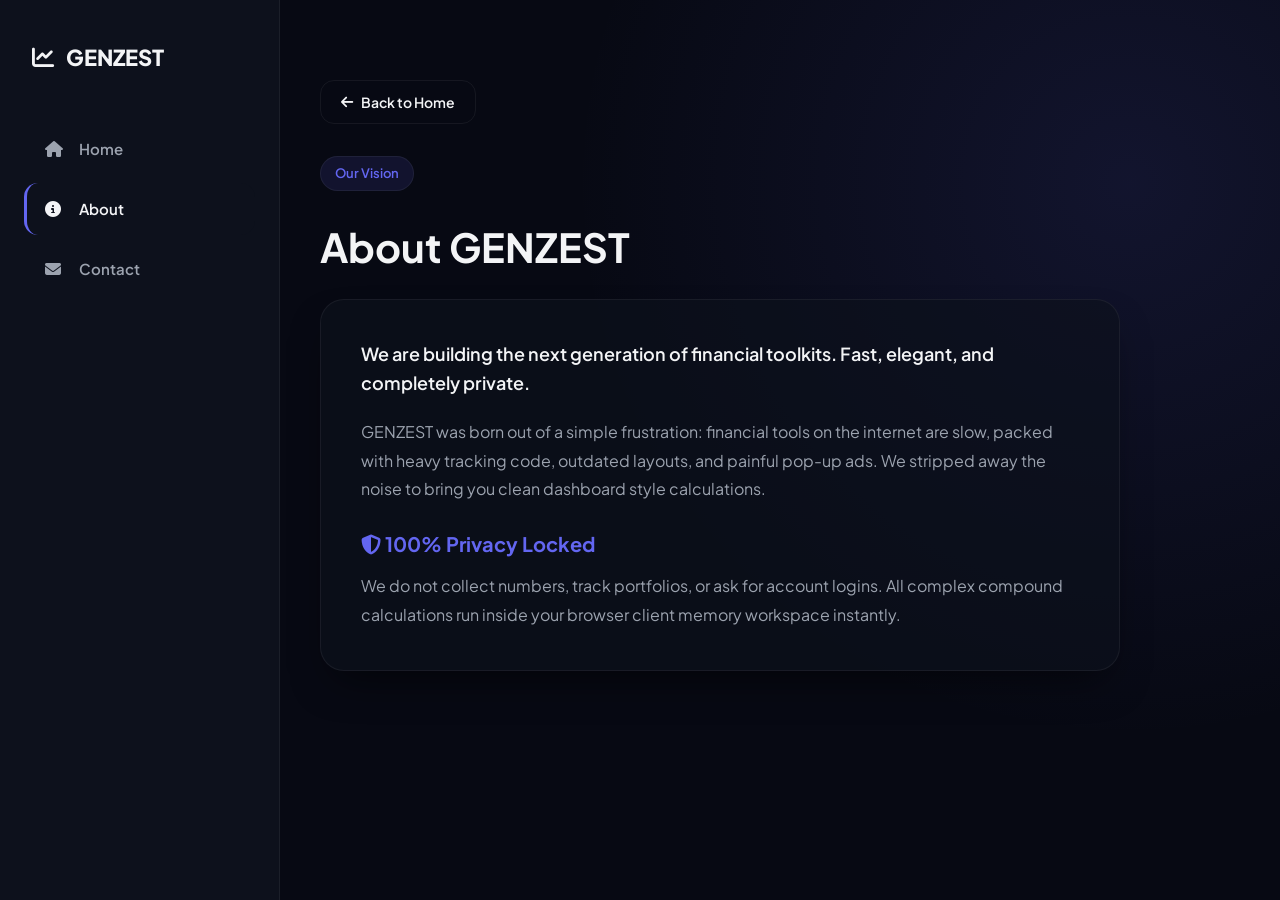
<file: about.html>
<!DOCTYPE html>
<html lang="en">
<head>
    <!-- Google Analytics -->
    <script async src="https://www.googletagmanager.com/gtag/js?id=G-25LP8VZBEV"></script>
    <script>
        window.dataLayer = window.dataLayer || [];
        function gtag(){dataLayer.push(arguments);}
        gtag('js', new Date());

        gtag('config', 'G-25LP8VZBEV');
    </script>

    <meta charset="UTF-8">
    <meta name="viewport" content="width=device-width, initial-scale=1.0">
    <title>About Us | GENZEST</title>
    
    <!-- Google Fonts -->
    <link rel="preconnect" href="https://fonts.googleapis.com">
    <link rel="preconnect" href="https://fonts.gstatic.com" crossorigin>
    <link href="https://fonts.googleapis.com/css2?family=Plus+Jakarta+Sans:wght@400;500;600;700;800&display=swap" rel="stylesheet">

    <!-- Global Stylesheet Location -->
    <link rel="stylesheet" href="css/style.css">
    <link href="https://cdnjs.cloudflare.com/ajax/libs/font-awesome/6.5.1/css/all.min.css" rel="stylesheet">
</head>
<body class="dark-theme">

    <!-- LEFT SIDEBAR NAVBAR (Clean URLs Linked) -->
    <header class="navbar">
        <div class="container">
            <div class="logo">
                <i class="fa-solid fa-chart-line"></i>
                <span>GENZEST</span>
            </div>
            <nav class="nav-menu">
                <a href="/"><i class="fa-solid fa-house"></i> Home</a>
                <a href="/about" class="active"><i class="fa-solid fa-circle-info"></i> About</a>
                <a href="/contact"><i class="fa-solid fa-envelope"></i> Contact</a>
            </nav>
        </div>
    </header>

    <!-- MAIN CONTENT WRAPPER -->
    <main class="main-content">
        <section class="hero" style="padding-top: 80px; padding-bottom: 60px;">
            <div class="container">
                <!-- Clean URL Back Button -->
                <a href="/" class="btn-secondary" style="padding: 10px 20px; font-size: 14px; margin-bottom: 32px; display: inline-flex; align-items: center; gap: 8px;">
                    <i class="fa-solid fa-arrow-left"></i> Back to Home
                </a>

                <span class="badge" style="display: block; width: max-content;">Our Vision</span>
                <h1 style="font-size: 40px; margin-bottom: 20px;">About GENZEST</h1>
                
                <!-- Main Core Vision Panel Box -->
                <div style="background: var(--bg-card); border: 1px solid var(--border-dark); border-radius: var(--radius-lg); padding: 40px; max-width: 800px; box-shadow: var(--card-shadow);">
                    <p style="font-size: 18px; color: var(--text-primary-dark); margin-bottom: 20px; font-weight: 600;">
                        We are building the next generation of financial toolkits. Fast, elegant, and completely private.
                    </p>
                    <p style="color: var(--text-secondary-dark); margin-bottom: 24px; line-height: 1.8;">
                        GENZEST was born out of a simple frustration: financial tools on the internet are slow, packed with heavy tracking code, outdated layouts, and painful pop-up ads. We stripped away the noise to bring you clean dashboard style calculations.
                    </p>
                    <h3 style="font-size: 20px; margin-bottom: 12px; font-weight: 700; color: var(--accent);"><i class="fa-solid fa-shield-halved"></i> 100% Privacy Locked</h3>
                    <p style="color: var(--text-secondary-dark); line-height: 1.8;">
                        We do not collect numbers, track portfolios, or ask for account logins. All complex compound calculations run inside your browser client memory workspace instantly.
                    </p>
                </div>
            </div>
        </section>
    </main>

    <!-- MULTI-THEME RETRIEVAL ENGINE -->
    <script>
        document.addEventListener("DOMContentLoaded", () => {
            const savedTheme = localStorage.getItem("genzest-theme") || "dark";
            document.body.className = `${savedTheme}-theme`;
        });
    </script>
</body>
</html>
</file>
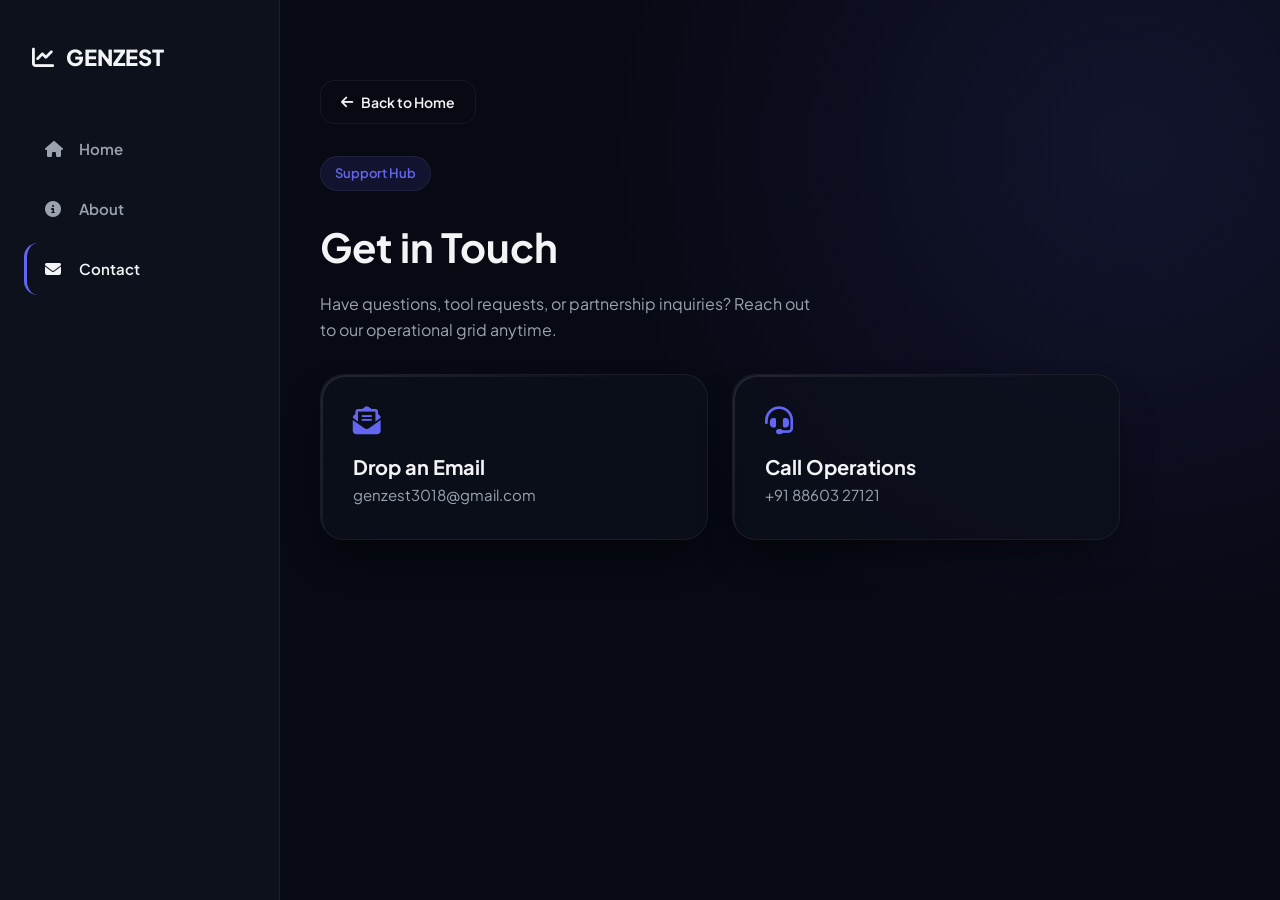
<file: contact.html>
<!DOCTYPE html>
<html lang="en">
<head>
    <!-- Google Analytics -->
    <script async src="https://www.googletagmanager.com/gtag/js?id=G-25LP8VZBEV"></script>
    <script>
        window.dataLayer = window.dataLayer || [];
        function gtag(){dataLayer.push(arguments);}
        gtag('js', new Date());

        gtag('config', 'G-25LP8VZBEV');
    </script>
    
    <meta charset="UTF-8">
    <meta name="viewport" content="width=device-width, initial-scale=1.0">
    <title>Contact Us | GENZEST</title>
    
    <!-- Google Fonts -->
    <link rel="preconnect" href="https://fonts.googleapis.com">
    <link rel="preconnect" href="https://fonts.gstatic.com" crossorigin>
    <link href="https://fonts.googleapis.com/css2?family=Plus+Jakarta+Sans:wght@400;500;600;700;800&display=swap" rel="stylesheet">

    <!-- Global Stylesheet Location -->
    <link rel="stylesheet" href="css/style.css">
    <link href="https://cdnjs.cloudflare.com/ajax/libs/font-awesome/6.5.1/css/all.min.css" rel="stylesheet">

    <style>
        /* CONTACT SPECIFIC ENGINE ARCHITECTURE */
        .contact-grid {
            display: grid;
            grid-template-columns: repeat(auto-fit, minmax(280px, 1fr));
            gap: 24px;
            margin-top: 32px;
            max-width: 800px;
        }
        .contact-card {
            background: var(--bg-card);
            border: 1px solid var(--border-dark);
            border-radius: var(--radius-lg);
            padding: 32px;
            display: flex;
            flex-direction: column;
            gap: 16px;
            text-decoration: none;
            color: inherit;
            box-shadow: var(--card-shadow);
            position: relative;
            overflow: hidden;
            transition: var(--transition);
        }
        /* Top Border Micro-Glow layer overlay */
        .contact-card::before {
            content: '';
            position: absolute;
            top: 0;
            left: 0;
            width: 100%;
            height: 100%;
            border-radius: inherit;
            padding: 1.5px;
            background: linear-gradient(135deg, rgba(255,255,255,0.1), transparent 60%);
            -webkit-mask: linear-gradient(#fff 0 0) content-box, linear-gradient(#fff 0 0);
            -webkit-mask-composite: xor;
            mask-composite: exclude;
            pointer-events: none;
        }
        body.light-theme .contact-card::before,
        body.eyecare-theme .contact-card::before {
            background: linear-gradient(135deg, rgba(0,0,0,0.04), transparent 60%);
        }
        .contact-card:hover {
            border-color: var(--accent);
            transform: translateY(-6px);
            box-shadow: 0 20px 40px -12px rgba(99, 102, 241, 0.15);
        }
        body.eyecare-theme .contact-card:hover {
            box-shadow: 0 20px 40px -12px rgba(180, 83, 9, 0.18);
        }
        .contact-card i {
            font-size: 28px;
            color: var(--accent);
        }
        .contact-card h3 {
            font-size: 20px;
            font-weight: 700;
        }
        .contact-card p {
            font-size: 15px;
            color: var(--text-secondary-dark);
            word-break: break-all;
        }
    </style>
</head>
<body class="dark-theme">

    <!-- LEFT SIDEBAR NAVBAR (Clean URLs Linked) -->
    <header class="navbar">
        <div class="container">
            <div class="logo">
                <i class="fa-solid fa-chart-line"></i>
                <span>GENZEST</span>
            </div>
            <nav class="nav-menu">
                <a href="/"><i class="fa-solid fa-house"></i> Home</a>
                <a href="/about"><i class="fa-solid fa-circle-info"></i> About</a>
                <a href="/contact" class="active"><i class="fa-solid fa-envelope"></i> Contact</a>
            </nav>
        </div>
    </header>

    <!-- MAIN CONTENT WRAPPER -->
    <main class="main-content">
        <section class="hero" style="padding-top: 80px; padding-bottom: 60px;">
            <div class="container">
                <!-- Clean URL Back Button -->
                <a href="/" class="btn-secondary" style="padding: 10px 20px; font-size: 14px; margin-bottom: 32px; display: inline-flex; align-items: center; gap: 8px;">
                    <i class="fa-solid fa-arrow-left"></i> Back to Home
                </a>

                <span class="badge" style="display: block; width: max-content;">Support Hub</span>
                <h1 style="font-size: 40px; margin-bottom: 12px;">Get in Touch</h1>
                <p style="color: var(--text-secondary-dark); max-width: 500px;">Have questions, tool requests, or partnership inquiries? Reach out to our operational grid anytime.</p>
                
                <!-- Premium Communication Connectors -->
                <div class="contact-grid">
                    <a href="mailto:genzest3018@gmail.com" class="contact-card">
                        <i class="fa-solid fa-envelope-open-text"></i>
                        <div>
                            <h3>Drop an Email</h3>
                            <p>genzest3018@gmail.com</p>
                        </div>
                    </a>

                    <a href="tel:+918860327121" class="contact-card">
                        <i class="fa-solid fa-headset"></i>
                        <div>
                            <h3>Call Operations</h3>
                            <p>+91 88603 27121</p>
                        </div>
                    </a>
                </div>
            </div>
        </section>
    </main>

    <!-- MULTI-THEME RETRIEVAL ENGINE -->
    <script>
        document.addEventListener("DOMContentLoaded", () => {
            const savedTheme = localStorage.getItem("genzest-theme") || "dark";
            document.body.className = `${savedTheme}-theme`;
        });
    </script>
</body>
</html>
</file>
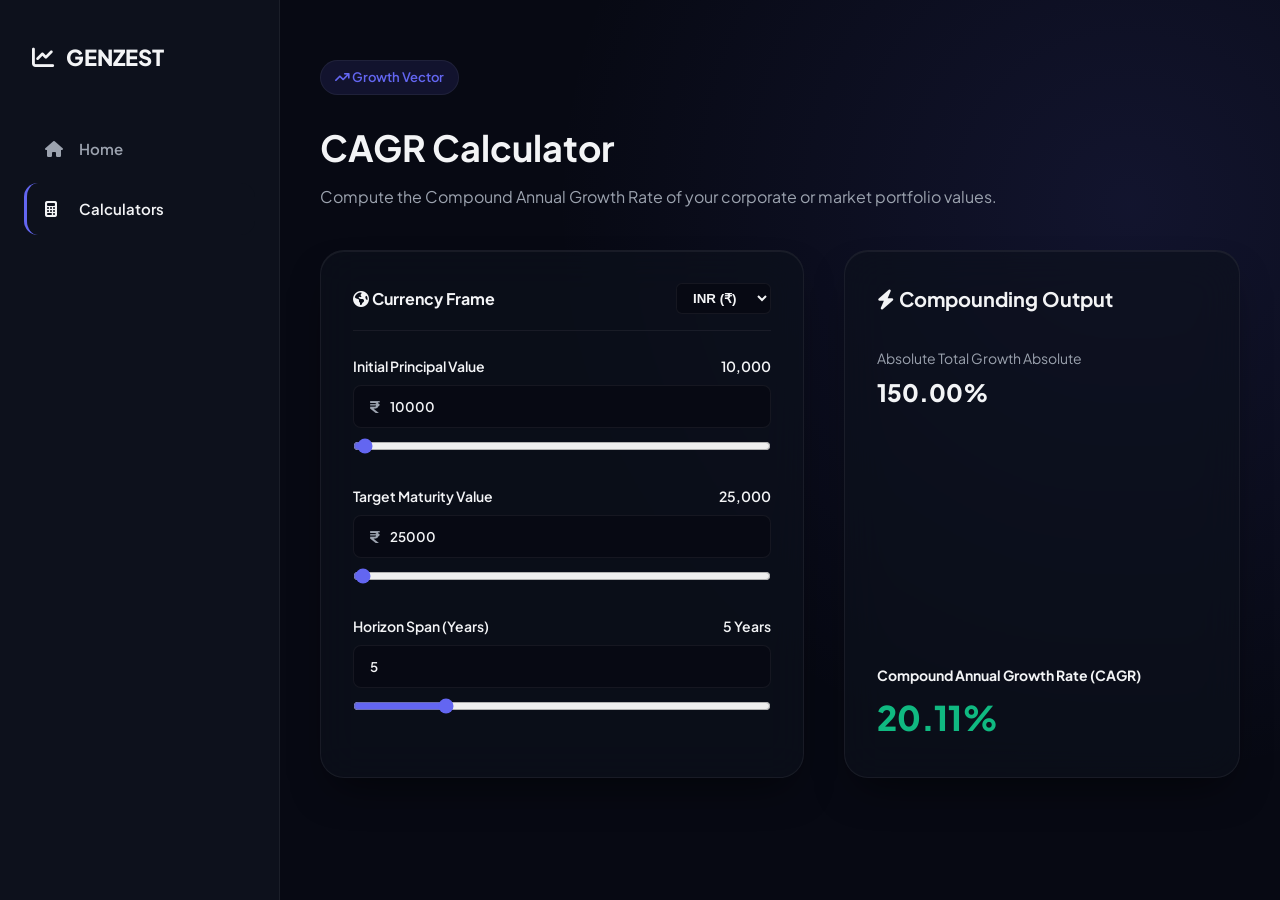
<file: calculators/cagr-calculator.html>
<!DOCTYPE html>
<html lang="en">
<head>
    <script async src="https://www.googletagmanager.com/gtag/js?id=G-25LP8VZBEV"></script>
    <script>
        window.dataLayer = window.dataLayer || [];
        function gtag(){dataLayer.push(arguments);}
        gtag('js', new Date());

        gtag('config', 'G-25LP8VZBEV');
    </script>

    <meta charset="UTF-8">
    <meta name="viewport" content="width=device-width, initial-scale=1.0">
    <title>Premium CAGR Calculator | GENZEST</title>
    
    <link rel="preconnect" href="https://fonts.googleapis.com">
    <link rel="preconnect" href="https://fonts.gstatic.com" crossorigin>
    <link href="https://fonts.googleapis.com/css2?family=Plus+Jakarta+Sans:wght@400;500;600;700;800&display=swap" rel="stylesheet">
    
    <link rel="stylesheet" href="../css/style.css">
    <link href="https://cdnjs.cloudflare.com/ajax/libs/font-awesome/6.5.1/css/all.min.css" rel="stylesheet">
    
    <style>
        /* EXTRA TOOL-SPECIFIC STYLE: Dashboard Architecture Setup */
        .tool-layout { 
            display: grid; 
            grid-template-columns: 1.1fr 0.9fr; 
            gap: 40px; 
            margin-top: 40px; 
        }
        .input-card, .result-card { 
            background: var(--bg-card); 
            border: 1px solid var(--border-dark); 
            border-radius: var(--radius-lg); 
            padding: 32px; 
            box-shadow: var(--card-shadow);
        }
        .result-card { 
            background: radial-gradient(circle at top right, var(--accent-glow), var(--bg-card)); 
            display: flex; 
            flex-direction: column; 
            justify-content: space-between; 
        }
        .form-group { margin-bottom: 24px; }
        .form-label-flex { display: flex; justify-content: space-between; align-items: center; margin-bottom: 8px; font-weight: 600; font-size: 14px; }
        .input-wrapper-box { position: relative; display: flex; align-items: center; }
        .currency-symbol { position: absolute; left: 16px; font-weight: 700; color: var(--text-secondary-dark); }
        .tool-input { width: 100%; padding: 12px 16px 12px 36px; background: var(--bg-dark); border: 1px solid var(--border-dark); color: var(--text-primary-dark); border-radius: 8px; font-family: inherit; font-weight: 600; outline: none; }
        .tool-input.no-symbol { padding-left: 16px; }
        .range-slider { width: 100%; margin-top: 10px; accent-color: var(--accent); cursor: pointer; }
        .currency-select { padding: 6px 12px; background: var(--bg-dark); color: var(--text-primary-dark); border: 1px solid var(--border-dark); border-radius: 6px; font-weight: 600; cursor: pointer; outline: none; }
        .summary-item { border-bottom: 1px solid var(--border-dark); padding: 16px 0; }
        .summary-item:last-child { border-bottom: none; padding-bottom: 0; }
        .summary-label { font-size: 14px; color: var(--text-secondary-dark); margin-bottom: 4px; }
        .summary-value { font-size: 24px; font-weight: 800; }
        .summary-value.total-wealth { font-size: 34px; color: #10b981; }
        @media (max-width: 1024px) { .tool-layout { grid-template-columns: 1fr; gap: 24px; } }
    </style>
</head>
<body class="dark-theme">

    <header class="navbar">
        <div class="container">
            <div class="logo"><i class="fa-solid fa-chart-line"></i><span>GENZEST</span></div>
            <nav class="nav-menu">
                <a href="/"><i class="fa-solid fa-house"></i> Home</a>
                <a href="/#calculators" class="active"><i class="fa-solid fa-calculator"></i> Calculators</a>
            </nav>
        </div>
    </header>

    <main class="main-content">
        <section class="hero" style="padding-top: 60px; padding-bottom: 40px;">
            <div class="container">
                <span class="badge"><i class="fa-solid fa-arrow-trend-up"></i> Growth Vector</span>
                <h1 style="font-size: 36px; margin-bottom: 8px;">CAGR Calculator</h1>
                <p style="color: var(--text-secondary-dark);">Compute the Compound Annual Growth Rate of your corporate or market portfolio values.</p>
                
                <div class="tool-layout">
                    <div class="input-card">
                        <div class="form-group" style="display: flex; justify-content: space-between; align-items: center; border-bottom: 1px solid var(--border-dark); padding-bottom: 16px;">
                            <span style="font-weight: 700;"><i class="fa-solid fa-earth-americas"></i> Currency Frame</span>
                            <select id="currency-switch" class="currency-select">
                                <option value="₹">INR (₹)</option>
                                <option value="$">USD ($)</option>
                                <option value="€">EUR (€)</option>
                                <option value="£">GBP (£)</option>
                            </select>
                        </div>
                        
                        <div class="form-group">
                            <div class="form-label-flex"><label>Initial Principal Value</label><span id="label-init">10,000</span></div>
                            <div class="input-wrapper-box">
                                <span class="currency-symbol" id="symbol-1">₹</span>
                                <input type="number" id="input-init" class="tool-input" value="10000">
                            </div>
                            <input type="range" id="slider-init" class="range-slider" min="500" max="1000000" step="500" value="10000">
                        </div>
                        
                        <div class="form-group">
                            <div class="form-label-flex"><label>Target Maturity Value</label><span id="label-final">25,000</span></div>
                            <div class="input-wrapper-box">
                                <span class="currency-symbol" id="symbol-2">₹</span>
                                <input type="number" id="input-final" class="tool-input" value="25000">
                            </div>
                            <input type="range" id="slider-final" class="range-slider" min="1000" max="5000000" step="1000" value="25000">
                        </div>
                        
                        <div class="form-group">
                            <div class="form-label-flex"><label>Horizon Span (Years)</label><span><span id="label-years">5</span> Years</span></div>
                            <div class="input-wrapper-box"><input type="number" id="input-years" class="tool-input no-symbol" value="5"></div>
                            <input type="range" id="slider-years" class="range-slider" min="1" max="20" step="1" value="5">
                        </div>
                    </div>

                    <div class="result-card">
                        <div>
                            <h3 style="font-size: 20px; font-weight: 700; margin-bottom: 16px;"><i class="fa-solid fa-bolt"></i> Compounding Output</h3>
                            <div class="summary-item">
                                <div class="summary-label">Absolute Total Growth Absolute</div>
                                <div class="summary-value"><span id="res-gain">150</span>%</div>
                            </div>
                        </div>
                        <div class="summary-item" style="border: none; padding-top: 24px;">
                            <div class="summary-label" style="font-weight: 700; color: var(--text-primary-dark);">Compound Annual Growth Rate (CAGR)</div>
                            <div class="summary-value total-wealth"><span id="res-cagr">0</span>%</div>
                        </div>
                    </div>
                </div>
            </div>
        </section>
    </main>

    <script>
        document.addEventListener("DOMContentLoaded", () => {
            const savedTheme = localStorage.getItem("genzest-theme") || "dark";
            document.body.className = `${savedTheme}-theme`;
            
            const currencySwitch = document.getElementById("currency-switch");
            const initInput = document.getElementById("input-init"), initSlider = document.getElementById("slider-init");
            const finalInput = document.getElementById("input-final"), finalSlider = document.getElementById("slider-final");
            const yearsInput = document.getElementById("input-years"), yearsSlider = document.getElementById("slider-years");

            function sync(input, slider, labelId) {
                const label = document.getElementById(labelId);
                input.addEventListener("input", () => { slider.value = input.value; label.innerText = parseFloat(input.value || 0).toLocaleString(); calc(); });
                slider.addEventListener("input", () => { input.value = slider.value; label.innerText = parseFloat(slider.value).toLocaleString(); calc(); });
            }
            sync(initInput, initSlider, "label-init"); 
            sync(finalInput, finalSlider, "label-final"); 
            sync(yearsInput, yearsSlider, "label-years");

            currencySwitch.addEventListener("change", (e) => {
                document.getElementById("symbol-1").innerText = e.target.value;
                document.getElementById("symbol-2").innerText = e.target.value;
                calc();
            });

            function calc() {
                const initial = parseFloat(initInput.value) || 0;
                const finalVal = parseFloat(finalInput.value) || 0;
                const t = parseFloat(yearsInput.value) || 1;
                if(initial <= 0 || finalVal <= 0) return;
                
                // CAGR Standard Formula: (End/Start)^(1/t) - 1
                const cagr = (Math.pow((finalVal / initial), (1 / t)) - 1) * 100;
                const absoluteGain = ((finalVal - initial) / initial) * 100;
                
                document.getElementById("res-gain").innerText = absoluteGain.toFixed(2);
                document.getElementById("res-cagr").innerText = cagr.toFixed(2);
            }
            calc();
        });
    </script>
</body>
</html>
</file>
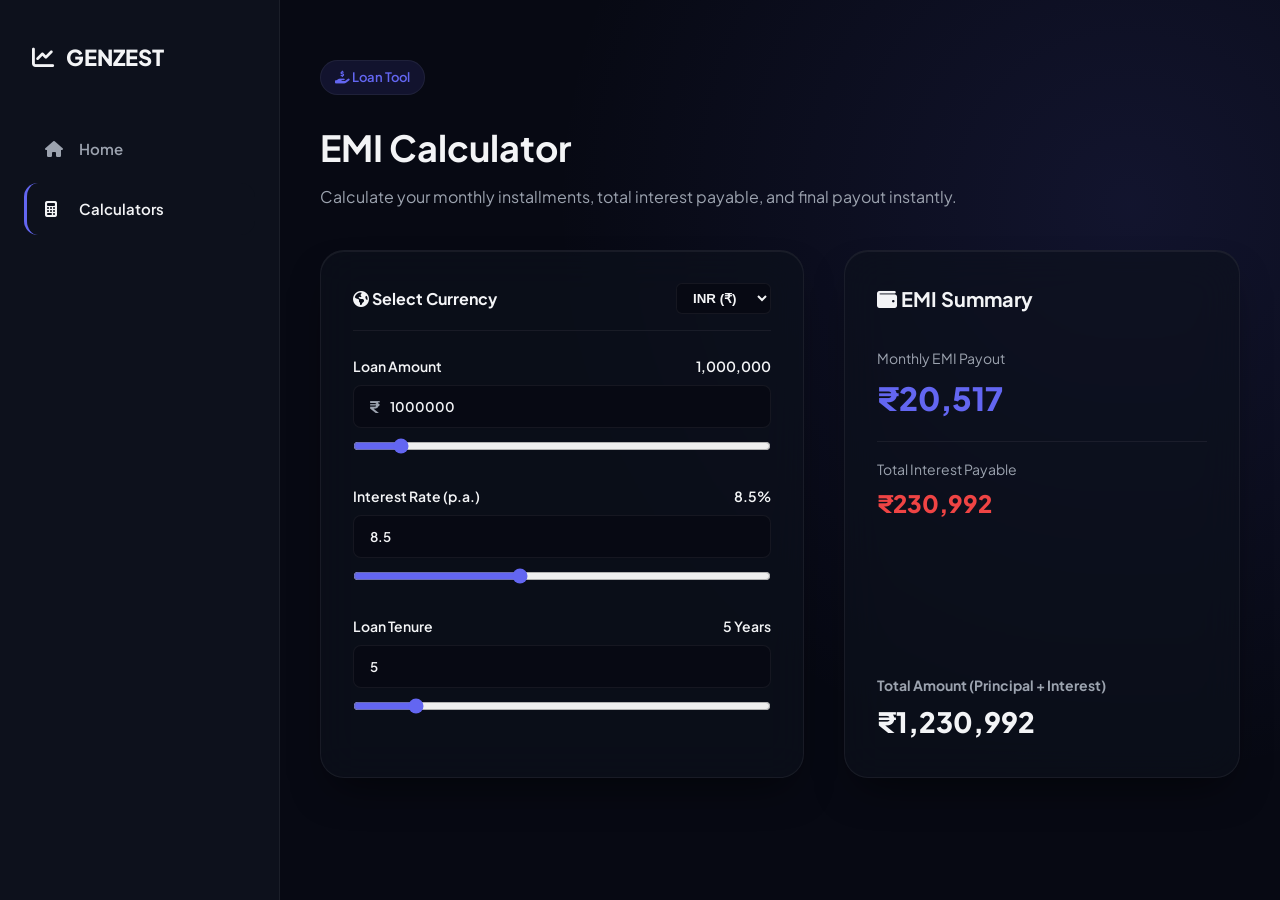
<file: calculators/emi-calculator.html>
<!DOCTYPE html>
<html lang="en">
<head>
    <!-- Google Analytics -->
    <script async src="https://www.googletagmanager.com/gtag/js?id=G-25LP8VZBEV"></script>
    <script>
        window.dataLayer = window.dataLayer || [];
        function gtag(){dataLayer.push(arguments);}
        gtag('js', new Date());

        gtag('config', 'G-25LP8VZBEV');
    </script>

    <meta charset="UTF-8">
    <meta name="viewport" content="width=device-width, initial-scale=1.0">
    <title>Premium EMI Calculator | GENZEST</title>
    
    <!-- Google Fonts -->
    <link rel="preconnect" href="https://fonts.googleapis.com">
    <link rel="preconnect" href="https://fonts.gstatic.com" crossorigin>
    <link href="https://fonts.googleapis.com/css2?family=Plus+Jakarta+Sans:wght@400;500;600;700;800&display=swap" rel="stylesheet">
    
    <!-- Global Stylesheet Location -->
    <link rel="stylesheet" href="../css/style.css">
    <link href="https://cdnjs.cloudflare.com/ajax/libs/font-awesome/6.5.1/css/all.min.css" rel="stylesheet">
    
    <style>
        /* EXTRA TOOL-SPECIFIC STYLE: Dashboard Architecture Setup */
        .tool-layout { 
            display: grid; 
            grid-template-columns: 1.1fr 0.9fr; 
            gap: 40px; 
            margin-top: 40px; 
        }
        .input-card, .result-card { 
            background: var(--bg-card); 
            border: 1px solid var(--border-dark); 
            border-radius: var(--radius-lg); 
            padding: 32px; 
            box-shadow: var(--card-shadow);
        }
        .result-card { 
            background: radial-gradient(circle at top right, var(--accent-glow), var(--bg-card)); 
            display: flex; 
            flex-direction: column; 
            justify-content: space-between; 
        }
        .form-group { margin-bottom: 24px; }
        .form-label-flex { display: flex; justify-content: space-between; align-items: center; margin-bottom: 8px; font-weight: 600; font-size: 14px; }
        .input-wrapper-box { position: relative; display: flex; align-items: center; }
        .currency-symbol { position: absolute; left: 16px; font-weight: 700; color: var(--text-secondary-dark); }
        .tool-input { width: 100%; padding: 12px 16px 12px 36px; background: var(--bg-dark); border: 1px solid var(--border-dark); color: var(--text-primary-dark); border-radius: 8px; font-family: inherit; font-weight: 600; outline: none; }
        .tool-input.no-symbol { padding-left: 16px; }
        .range-slider { width: 100%; margin-top: 10px; accent-color: var(--accent); cursor: pointer; }
        .currency-select { padding: 6px 12px; background: var(--bg-dark); color: var(--text-primary-dark); border: 1px solid var(--border-dark); border-radius: 6px; font-weight: 600; cursor: pointer; outline: none; }
        .summary-item { border-bottom: 1px solid var(--border-dark); padding: 16px 0; }
        .summary-item:last-child { border-bottom: none; padding-bottom: 0; }
        .summary-label { font-size: 14px; color: var(--text-secondary-dark); margin-bottom: 4px; }
        .summary-value { font-size: 24px; font-weight: 800; }
        .summary-value.total-wealth { font-size: 32px; color: var(--accent); }
        @media (max-width: 1024px) { .tool-layout { grid-template-columns: 1fr; gap: 24px; } }
    </style>
</head>
<body class="dark-theme">

    <!-- LEFT SIDEBAR NAVBAR (Clean URLs Linked) -->
    <header class="navbar">
        <div class="container">
            <div class="logo"><i class="fa-solid fa-chart-line"></i><span>GENZEST</span></div>
            <nav class="nav-menu">
                <a href="/"><i class="fa-solid fa-house"></i> Home</a>
                <a href="/#calculators" class="active"><i class="fa-solid fa-calculator"></i> Calculators</a>
            </nav>
        </div>
    </header>

    <!-- MAIN DASHBOARD SPACE -->
    <main class="main-content">
        <section class="hero" style="padding-top: 60px; padding-bottom: 40px;">
            <div class="container">
                <span class="badge"><i class="fa-solid fa-hand-holding-dollar"></i> Loan Tool</span>
                <h1 style="font-size: 36px; margin-bottom: 8px;">EMI Calculator</h1>
                <p style="color: var(--text-secondary-dark);">Calculate your monthly installments, total interest payable, and final payout instantly.</p>
                
                <div class="tool-layout">
                    <!-- INPUT FIELDS CONTROL CENTER -->
                    <div class="input-card">
                        <div class="form-group" style="display: flex; justify-content: space-between; align-items: center; border-bottom: 1px solid var(--border-dark); padding-bottom: 16px;">
                            <span style="font-weight: 700;"><i class="fa-solid fa-earth-americas"></i> Select Currency</span>
                            <select id="currency-switch" class="currency-select">
                                <option value="₹">INR (₹)</option>
                                <option value="$">USD ($)</option>
                                <option value="€">EUR (€)</option>
                                <option value="£">GBP (£)</option>
                            </select>
                        </div>
                        
                        <div class="form-group">
                            <div class="form-label-flex"><label>Loan Amount</label><span id="label-loan-amt">1,000,000</span></div>
                            <div class="input-wrapper-box">
                                <span class="currency-symbol" id="symbol-1">₹</span>
                                <input type="number" id="input-loan-amt" class="tool-input" value="1000000">
                            </div>
                            <input type="range" id="slider-loan-amt" class="range-slider" min="10000" max="10000000" step="10000" value="1000000">
                        </div>
                        
                        <div class="form-group">
                            <div class="form-label-flex"><label>Interest Rate (p.a.)</label><span><span id="label-interest">8.5</span>%</span></div>
                            <div class="input-wrapper-box"><input type="number" id="input-interest" class="tool-input no-symbol" value="8.5" step="0.1"></div>
                            <input type="range" id="slider-interest" class="range-slider" min="1" max="20" step="0.1" value="8.5">
                        </div>
                        
                        <div class="form-group">
                            <div class="form-label-flex"><label>Loan Tenure</label><span><span id="label-years">5</span> Years</span></div>
                            <div class="input-wrapper-box"><input type="number" id="input-years" class="tool-input no-symbol" value="5"></div>
                            <input type="range" id="slider-years" class="range-slider" min="1" max="30" step="1" value="5">
                        </div>
                    </div>

                    <!-- MATURITY PANELS SUMMARY BOX -->
                    <div class="result-card">
                        <div>
                            <h3 style="font-size: 20px; font-weight: 700; margin-bottom: 16px;"><i class="fa-solid fa-wallet"></i> EMI Summary</h3>
                            <div class="summary-item">
                                <div class="summary-label">Monthly EMI Payout</div>
                                <div class="summary-value total-wealth"><span class="curr-render">₹</span><span id="res-emi">0</span></div>
                            </div>
                            <div class="summary-item">
                                <div class="summary-label">Total Interest Payable</div>
                                <div class="summary-value" style="color: #ef4444;"><span class="curr-render">₹</span><span id="res-interest">0</span></div>
                            </div>
                        </div>
                        <div class="summary-item" style="border: none; padding-top: 24px;">
                            <div class="summary-label" style="font-weight: 700;">Total Amount (Principal + Interest)</div>
                            <div class="summary-value" style="font-size: 28px;"><span class="curr-render">₹</span><span id="res-total">0</span></div>
                        </div>
                    </div>
                </div>
            </div>
        </section>
    </main>

    <!-- CALCULATION LOGIC CONTROLLER -->
    <script>
        document.addEventListener("DOMContentLoaded", () => {
            const savedTheme = localStorage.getItem("genzest-theme") || "dark";
            document.body.className = `${savedTheme}-theme`;
            
            const currencySwitch = document.getElementById("currency-switch");
            const loanInput = document.getElementById("input-loan-amt"), loanSlider = document.getElementById("slider-loan-amt");
            const rateInput = document.getElementById("input-interest"), rateSlider = document.getElementById("slider-interest");
            const yearsInput = document.getElementById("input-years"), yearsSlider = document.getElementById("slider-years");

            function sync(input, slider, labelId) {
                const label = document.getElementById(labelId);
                input.addEventListener("input", () => { slider.value = input.value; label.innerText = parseFloat(input.value || 0).toLocaleString(); calc(); });
                slider.addEventListener("input", () => { input.value = slider.value; label.innerText = parseFloat(slider.value).toLocaleString(); calc(); });
            }
            sync(loanInput, loanSlider, "label-loan-amt"); 
            sync(rateInput, rateSlider, "label-interest"); 
            sync(yearsInput, yearsSlider, "label-years");

            currencySwitch.addEventListener("change", (e) => {
                document.getElementById("symbol-1").innerText = e.target.value;
                document.querySelectorAll(".curr-render").forEach(s => s.innerText = e.target.value);
                calc();
            });

            function calc() {
                const P = parseFloat(loanInput.value) || 0;
                const r = (parseFloat(rateInput.value) || 0) / 12 / 100;
                const n = (parseFloat(yearsInput.value) || 0) * 12;
                
                let emi = 0;
                if(r > 0) { 
                    emi = P * r * Math.pow(1 + r, n) / (Math.pow(1 + r, n) - 1); 
                } else { 
                    emi = P / n; 
                }
                
                const totalAmt = emi * n;
                const totalInt = totalAmt - P;
                
                document.getElementById("res-emi").innerText = Math.round(emi).toLocaleString();
                document.getElementById("res-interest").innerText = Math.round(totalInt > 0 ? totalInt : 0).toLocaleString();
                document.getElementById("res-total").innerText = Math.round(totalAmt).toLocaleString();
            }
            calc();
        });
    </script>
</body>
</html>
</file>
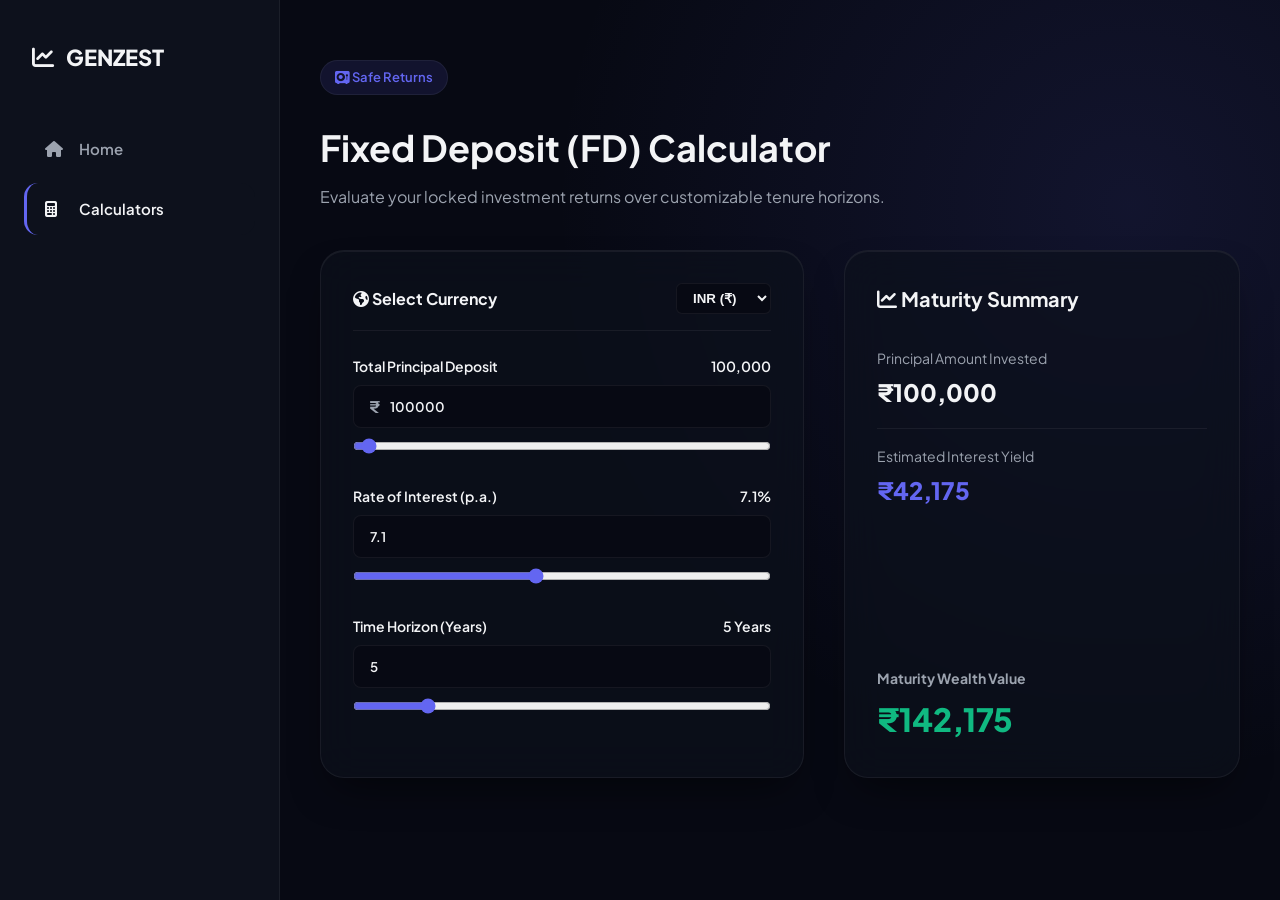
<file: calculators/fd-calculator.html>
<!DOCTYPE html>
<html lang="en">
<head>
    <!-- Google Analytics -->
    <script async src="https://www.googletagmanager.com/gtag/js?id=G-25LP8VZBEV"></script>
    <script>
        window.dataLayer = window.dataLayer || [];
        function gtag(){dataLayer.push(arguments);}
        gtag('js', new Date());

        gtag('config', 'G-25LP8VZBEV');
    </script>

    <meta charset="UTF-8">
    <meta name="viewport" content="width=device-width, initial-scale=1.0">
    <title>Premium FD Calculator | GENZEST</title>
    
    <!-- Google Fonts -->
    <link rel="preconnect" href="https://fonts.googleapis.com">
    <link rel="preconnect" href="https://fonts.gstatic.com" crossorigin>
    <link href="https://fonts.googleapis.com/css2?family=Plus+Jakarta+Sans:wght@400;500;600;700;800&display=swap" rel="stylesheet">
    
    <!-- Global Stylesheet Location -->
    <link rel="stylesheet" href="../css/style.css">
    <link href="https://cdnjs.cloudflare.com/ajax/libs/font-awesome/6.5.1/css/all.min.css" rel="stylesheet">
    
    <style>
        /* EXTRA TOOL-SPECIFIC STYLE: Dashboard Architecture Setup */
        .tool-layout { 
            display: grid; 
            grid-template-columns: 1.1fr 0.9fr; 
            gap: 40px; 
            margin-top: 40px; 
        }
        .input-card, .result-card { 
            background: var(--bg-card); 
            border: 1px solid var(--border-dark); 
            border-radius: var(--radius-lg); 
            padding: 32px; 
            box-shadow: var(--card-shadow);
        }
        .result-card { 
            background: radial-gradient(circle at top right, var(--accent-glow), var(--bg-card)); 
            display: flex; 
            flex-direction: column; 
            justify-content: space-between; 
        }
        .form-group { margin-bottom: 24px; }
        .form-label-flex { display: flex; justify-content: space-between; align-items: center; margin-bottom: 8px; font-weight: 600; font-size: 14px; }
        .input-wrapper-box { position: relative; display: flex; align-items: center; }
        .currency-symbol { position: absolute; left: 16px; font-weight: 700; color: var(--text-secondary-dark); }
        .tool-input { width: 100%; padding: 12px 16px 12px 36px; background: var(--bg-dark); border: 1px solid var(--border-dark); color: var(--text-primary-dark); border-radius: 8px; font-family: inherit; font-weight: 600; outline: none; }
        .tool-input.no-symbol { padding-left: 16px; }
        .range-slider { width: 100%; margin-top: 10px; accent-color: var(--accent); cursor: pointer; }
        .currency-select { padding: 6px 12px; background: var(--bg-dark); color: var(--text-primary-dark); border: 1px solid var(--border-dark); border-radius: 6px; font-weight: 600; cursor: pointer; outline: none; }
        .summary-item { border-bottom: 1px solid var(--border-dark); padding: 16px 0; }
        .summary-item:last-child { border-bottom: none; padding-bottom: 0; }
        .summary-label { font-size: 14px; color: var(--text-secondary-dark); margin-bottom: 4px; }
        .summary-value { font-size: 24px; font-weight: 800; }
        .summary-value.total-wealth { font-size: 32px; color: #10b981; }
        @media (max-width: 1024px) { .tool-layout { grid-template-columns: 1fr; gap: 24px; } }
    </style>
</head>
<body class="dark-theme">

    <!-- LEFT SIDEBAR NAVBAR (Clean URLs Linked) -->
    <header class="navbar">
        <div class="container">
            <div class="logo"><i class="fa-solid fa-chart-line"></i><span>GENZEST</span></div>
            <nav class="nav-menu">
                <a href="/"><i class="fa-solid fa-house"></i> Home</a>
                <a href="/#calculators" class="active"><i class="fa-solid fa-calculator"></i> Calculators</a>
            </nav>
        </div>
    </header>

    <!-- MAIN DASHBOARD SPACE -->
    <main class="main-content">
        <section class="hero" style="padding-top: 60px; padding-bottom: 40px;">
            <div class="container">
                <span class="badge"><i class="fa-solid fa-vault"></i> Safe Returns</span>
                <h1 style="font-size: 36px; margin-bottom: 8px;">Fixed Deposit (FD) Calculator</h1>
                <p style="color: var(--text-secondary-dark);">Evaluate your locked investment returns over customizable tenure horizons.</p>
                
                <div class="tool-layout">
                    <!-- INPUT FIELDS CONTROL CENTER -->
                    <div class="input-card">
                        <div class="form-group" style="display: flex; justify-content: space-between; align-items: center; border-bottom: 1px solid var(--border-dark); padding-bottom: 16px;">
                            <span style="font-weight: 700;"><i class="fa-solid fa-earth-americas"></i> Select Currency</span>
                            <select id="currency-switch" class="currency-select">
                                <option value="₹">INR (₹)</option>
                                <option value="$">USD ($)</option>
                                <option value="€">EUR (€)</option>
                                <option value="£">GBP (£)</option>
                            </select>
                        </div>
                        
                        <div class="form-group">
                            <div class="form-label-flex"><label>Total Principal Deposit</label><span id="label-principal">100,000</span></div>
                            <div class="input-wrapper-box">
                                <span class="currency-symbol" id="symbol-1">₹</span>
                                <input type="number" id="input-principal" class="tool-input" value="100000">
                            </div>
                            <input type="range" id="slider-principal" class="range-slider" min="1000" max="5000000" step="5000" value="100000">
                        </div>
                        
                        <div class="form-group">
                            <div class="form-label-flex"><label>Rate of Interest (p.a.)</label><span><span id="label-rate">7.1</span>%</span></div>
                            <div class="input-wrapper-box"><input type="number" id="input-rate" class="tool-input no-symbol" value="7.1" step="0.1"></div>
                            <input type="range" id="slider-rate" class="range-slider" min="1" max="15" step="0.1" value="7.1">
                        </div>
                        
                        <div class="form-group">
                            <div class="form-label-flex"><label>Time Horizon (Years)</label><span><span id="label-years">5</span> Years</span></div>
                            <div class="input-wrapper-box"><input type="number" id="input-years" class="tool-input no-symbol" value="5"></div>
                            <input type="range" id="slider-years" class="range-slider" min="1" max="25" step="1" value="5">
                        </div>
                    </div>

                    <!-- MATURITY PANELS SUMMARY BOX -->
                    <div class="result-card">
                        <div>
                            <h3 style="font-size: 20px; font-weight: 700; margin-bottom: 16px;"><i class="fa-solid fa-chart-line"></i> Maturity Summary</h3>
                            <div class="summary-item">
                                <div class="summary-label">Principal Amount Invested</div>
                                <div class="summary-value"><span class="curr-render">₹</span><span id="res-invested">0</span></div>
                            </div>
                            <div class="summary-item">
                                <div class="summary-label">Estimated Interest Yield</div>
                                <div class="summary-value" style="color: var(--accent);"><span class="curr-render">₹</span><span id="res-interest">0</span></div>
                            </div>
                        </div>
                        <div class="summary-item" style="border: none; padding-top: 24px;">
                            <div class="summary-label" style="font-weight: 700;">Maturity Wealth Value</div>
                            <div class="summary-value total-wealth"><span class="curr-render">₹</span><span id="res-total">0</span></div>
                        </div>
                    </div>
                </div>
            </div>
        </section>
    </main>

    <!-- CALCULATION LOGIC CONTROLLER -->
    <script>
        document.addEventListener("DOMContentLoaded", () => {
            const savedTheme = localStorage.getItem("genzest-theme") || "dark";
            document.body.className = `${savedTheme}-theme`;
            
            const currencySwitch = document.getElementById("currency-switch");
            const prInput = document.getElementById("input-principal"), prSlider = document.getElementById("slider-principal");
            const rateInput = document.getElementById("input-rate"), rateSlider = document.getElementById("slider-rate");
            const yearsInput = document.getElementById("input-years"), yearsSlider = document.getElementById("slider-years");

            function sync(input, slider, labelId) {
                const label = document.getElementById(labelId);
                input.addEventListener("input", () => { slider.value = input.value; label.innerText = parseFloat(input.value || 0).toLocaleString(); calc(); });
                slider.addEventListener("input", () => { input.value = slider.value; label.innerText = parseFloat(slider.value).toLocaleString(); calc(); });
            }
            sync(prInput, prSlider, "label-principal"); 
            sync(rateInput, rateSlider, "label-rate"); 
            sync(yearsInput, yearsSlider, "label-years");

            currencySwitch.addEventListener("change", (e) => {
                document.getElementById("symbol-1").innerText = e.target.value;
                document.querySelectorAll(".curr-render").forEach(s => s.innerText = e.target.value);
                calc();
            });

            function calc() {
                const P = parseFloat(prInput.value) || 0;
                const r = parseFloat(rateInput.value) || 0;
                const t = parseFloat(yearsInput.value) || 0;
                
                // Compound quarterly standard formula: A = P * (1 + r/4)^4t
                const total = P * Math.pow((1 + (r / 100) / 4), (4 * t));
                const interest = total - P;
                
                document.getElementById("res-invested").innerText = Math.round(P).toLocaleString();
                document.getElementById("res-interest").innerText = Math.round(interest > 0 ? interest : 0).toLocaleString();
                document.getElementById("res-total").innerText = Math.round(total).toLocaleString();
            }
            calc();
        });
    </script>
</body>
</html>
</file>
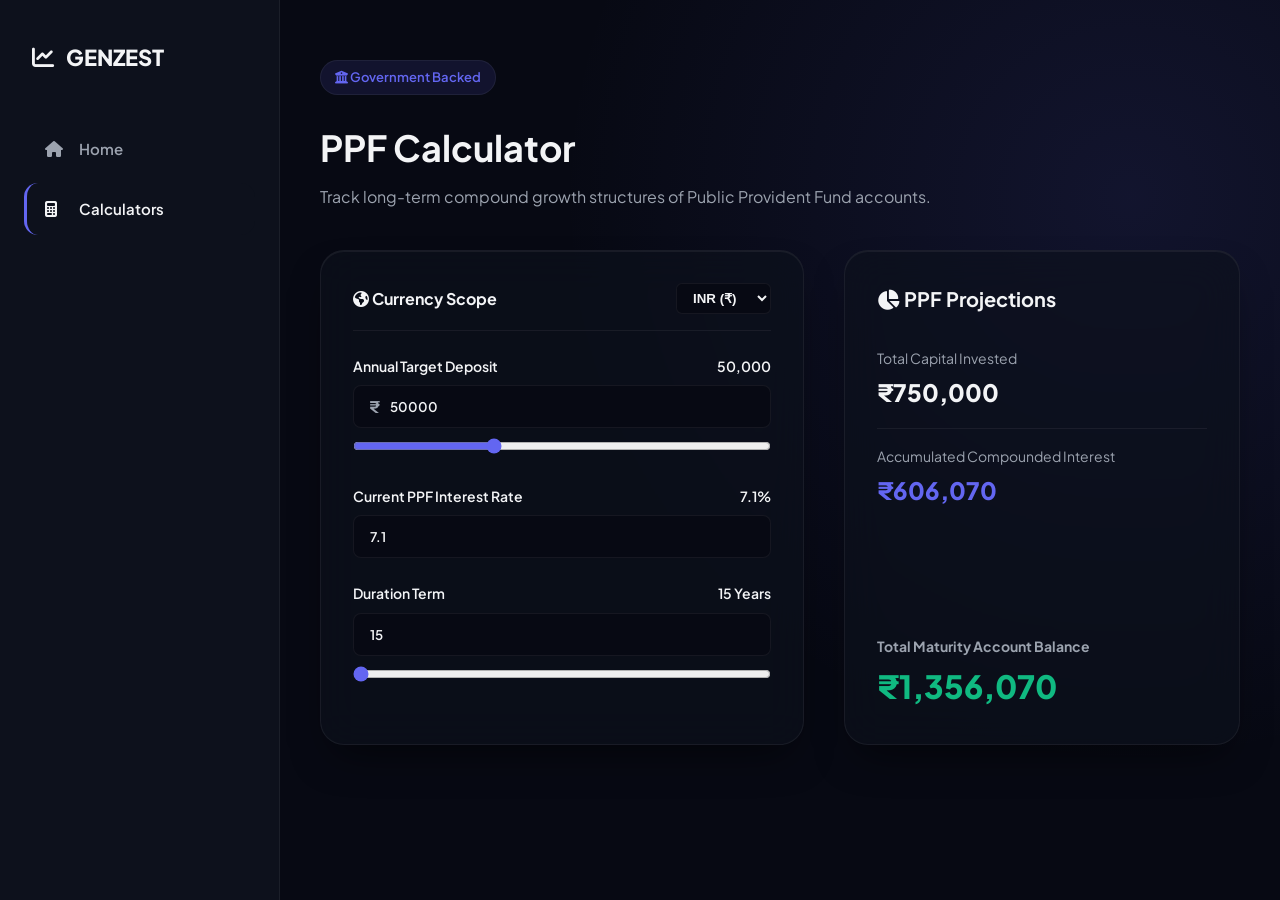
<file: calculators/ppf-calculator.html>
<!DOCTYPE html>
<html lang="en">
<head>
    <!-- Google Analytics -->
    <script async src="https://www.googletagmanager.com/gtag/js?id=G-25LP8VZBEV"></script>
    <script>
        window.dataLayer = window.dataLayer || [];
        function gtag(){dataLayer.push(arguments);}
        gtag('js', new Date());

        gtag('config', 'G-25LP8VZBEV');
    </script>

    <meta charset="UTF-8">
    <meta name="viewport" content="width=device-width, initial-scale=1.0">
    <title>Premium PPF Calculator | GENZEST</title>
    
    <!-- Google Fonts -->
    <link rel="preconnect" href="https://fonts.googleapis.com">
    <link rel="preconnect" href="https://fonts.gstatic.com" crossorigin>
    <link href="https://fonts.googleapis.com/css2?family=Plus+Jakarta+Sans:wght@400;500;600;700;800&display=swap" rel="stylesheet">
    
    <!-- Global Stylesheet Location -->
    <link rel="stylesheet" href="../css/style.css">
    <link href="https://cdnjs.cloudflare.com/ajax/libs/font-awesome/6.5.1/css/all.min.css" rel="stylesheet">
    
    <style>
        /* EXTRA TOOL-SPECIFIC STYLE: Dashboard Architecture Setup */
        .tool-layout { 
            display: grid; 
            grid-template-columns: 1.1fr 0.9fr; 
            gap: 40px; 
            margin-top: 40px; 
        }
        .input-card, .result-card { 
            background: var(--bg-card); 
            border: 1px solid var(--border-dark); 
            border-radius: var(--radius-lg); 
            padding: 32px; 
            box-shadow: var(--card-shadow);
        }
        .result-card { 
            background: radial-gradient(circle at top right, var(--accent-glow), var(--bg-card)); 
            display: flex; 
            flex-direction: column; 
            justify-content: space-between; 
        }
        .form-group { margin-bottom: 24px; }
        .form-label-flex { display: flex; justify-content: space-between; align-items: center; margin-bottom: 8px; font-weight: 600; font-size: 14px; }
        .input-wrapper-box { position: relative; display: flex; align-items: center; }
        .currency-symbol { position: absolute; left: 16px; font-weight: 700; color: var(--text-secondary-dark); }
        .tool-input { width: 100%; padding: 12px 16px 12px 36px; background: var(--bg-dark); border: 1px solid var(--border-dark); color: var(--text-primary-dark); border-radius: 8px; font-family: inherit; font-weight: 600; outline: none; }
        .tool-input.no-symbol { padding-left: 16px; }
        .range-slider { width: 100%; margin-top: 10px; accent-color: var(--accent); cursor: pointer; }
        .currency-select { padding: 6px 12px; background: var(--bg-dark); color: var(--text-primary-dark); border: 1px solid var(--border-dark); border-radius: 6px; font-weight: 600; cursor: pointer; outline: none; }
        .summary-item { border-bottom: 1px solid var(--border-dark); padding: 16px 0; }
        .summary-item:last-child { border-bottom: none; padding-bottom: 0; }
        .summary-label { font-size: 14px; color: var(--text-secondary-dark); margin-bottom: 4px; }
        .summary-value { font-size: 24px; font-weight: 800; }
        .summary-value.total-wealth { font-size: 32px; color: #10b981; }
        @media (max-width: 1024px) { .tool-layout { grid-template-columns: 1fr; gap: 24px; } }
    </style>
</head>
<body class="dark-theme">

    <!-- LEFT SIDEBAR NAVBAR (Clean URLs Linked) -->
    <header class="navbar">
        <div class="container">
            <div class="logo"><i class="fa-solid fa-chart-line"></i><span>GENZEST</span></div>
            <nav class="nav-menu">
                <a href="/"><i class="fa-solid fa-house"></i> Home</a>
                <a href="/#calculators" class="active"><i class="fa-solid fa-calculator"></i> Calculators</a>
            </nav>
        </div>
    </header>

    <!-- MAIN DASHBOARD SPACE -->
    <main class="main-content">
        <section class="hero" style="padding-top: 60px; padding-bottom: 40px;">
            <div class="container">
                <span class="badge"><i class="fa-solid fa-building-columns"></i> Government Backed</span>
                <h1 style="font-size: 36px; margin-bottom: 8px;">PPF Calculator</h1>
                <p style="color: var(--text-secondary-dark);">Track long-term compound growth structures of Public Provident Fund accounts.</p>
                
                <div class="tool-layout">
                    <!-- INPUT FIELDS CONTROL CENTER -->
                    <div class="input-card">
                        <div class="form-group" style="display: flex; justify-content: space-between; align-items: center; border-bottom: 1px solid var(--border-dark); padding-bottom: 16px;">
                            <span style="font-weight: 700;"><i class="fa-solid fa-earth-americas"></i> Currency Scope</span>
                            <select id="currency-switch" class="currency-select">
                                <option value="₹">INR (₹)</option>
                                <option value="$">USD ($)</option>
                                <option value="€">EUR (€)</option>
                                <option value="£">GBP (£)</option>
                            </select>
                        </div>
                        
                        <div class="form-group">
                            <div class="form-label-flex"><label>Annual Target Deposit</label><span id="label-annual">50,000</span></div>
                            <div class="input-wrapper-box">
                                <span class="currency-symbol" id="symbol-1">₹</span>
                                <input type="number" id="input-annual" class="tool-input" value="50000">
                            </div>
                            <input type="range" id="slider-annual" class="range-slider" min="500" max="150000" step="500" value="50000">
                        </div>
                        
                        <div class="form-group">
                            <div class="form-label-flex"><label>Current PPF Interest Rate</label><span><span id="label-rate">7.1</span>%</span></div>
                            <div class="input-wrapper-box"><input type="number" id="input-rate" class="tool-input no-symbol" value="7.1" readonly disabled></div>
                        </div>
                        
                        <div class="form-group">
                            <div class="form-label-flex"><label>Duration Term</label><span><span id="label-years">15</span> Years</span></div>
                            <div class="input-wrapper-box"><input type="number" id="input-years" class="tool-input no-symbol" value="15"></div>
                            <input type="range" id="slider-years" class="range-slider" min="15" max="50" step="5" value="15">
                        </div>
                    </div>

                    <!-- MATURITY PANELS SUMMARY BOX -->
                    <div class="result-card">
                        <div>
                            <h3 style="font-size: 20px; font-weight: 700; margin-bottom: 16px;"><i class="fa-solid fa-pie-chart"></i> PPF Projections</h3>
                            <div class="summary-item">
                                <div class="summary-label">Total Capital Invested</div>
                                <div class="summary-value"><span class="curr-render">₹</span><span id="res-invested">0</span></div>
                            </div>
                            <div class="summary-item">
                                <div class="summary-label">Accumulated Compounded Interest</div>
                                <div class="summary-value" style="color: var(--accent);"><span class="curr-render">₹</span><span id="res-interest">0</span></div>
                            </div>
                        </div>
                        <div class="summary-item" style="border: none; padding-top: 24px;">
                            <div class="summary-label" style="font-weight: 700;">Total Maturity Account Balance</div>
                            <div class="summary-value total-wealth"><span class="curr-render">₹</span><span id="res-total">0</span></div>
                        </div>
                    </div>
                </div>
            </div>
        </section>
    </main>

    <!-- CALCULATION LOGIC CONTROLLER -->
    <script>
        document.addEventListener("DOMContentLoaded", () => {
            const savedTheme = localStorage.getItem("genzest-theme") || "dark";
            document.body.className = `${savedTheme}-theme`;
            
            const currencySwitch = document.getElementById("currency-switch");
            const annInput = document.getElementById("input-annual"), annSlider = document.getElementById("slider-annual");
            const yearsInput = document.getElementById("input-years"), yearsSlider = document.getElementById("slider-years");

            function sync(input, slider, labelId) {
                const label = document.getElementById(labelId);
                input.addEventListener("input", () => { slider.value = input.value; label.innerText = parseFloat(input.value || 0).toLocaleString(); calc(); });
                slider.addEventListener("input", () => { input.value = slider.value; label.innerText = parseFloat(slider.value).toLocaleString(); calc(); });
            }
            sync(annInput, annSlider, "label-annual"); 
            sync(yearsInput, yearsSlider, "label-years");

            currencySwitch.addEventListener("change", (e) => {
                document.getElementById("symbol-1").innerText = e.target.value;
                document.querySelectorAll(".curr-render").forEach(s => s.innerText = e.target.value);
                calc();
            });

            function calc() {
                const F = parseFloat(annInput.value) || 0;
                const r = 7.1 / 100;
                const n = parseFloat(yearsInput.value) || 15;
                
                let total = 0;
                for(let i=0; i<n; i++) { total = (total + F) * (1 + r); }
                const invested = F * n;
                const interest = total - invested;
                
                document.getElementById("res-invested").innerText = Math.round(invested).toLocaleString();
                document.getElementById("res-interest").innerText = Math.round(interest > 0 ? interest : 0).toLocaleString();
                document.getElementById("res-total").innerText = Math.round(total).toLocaleString();
            }
            calc();
        });
    </script>
</body>
</html>
</file>
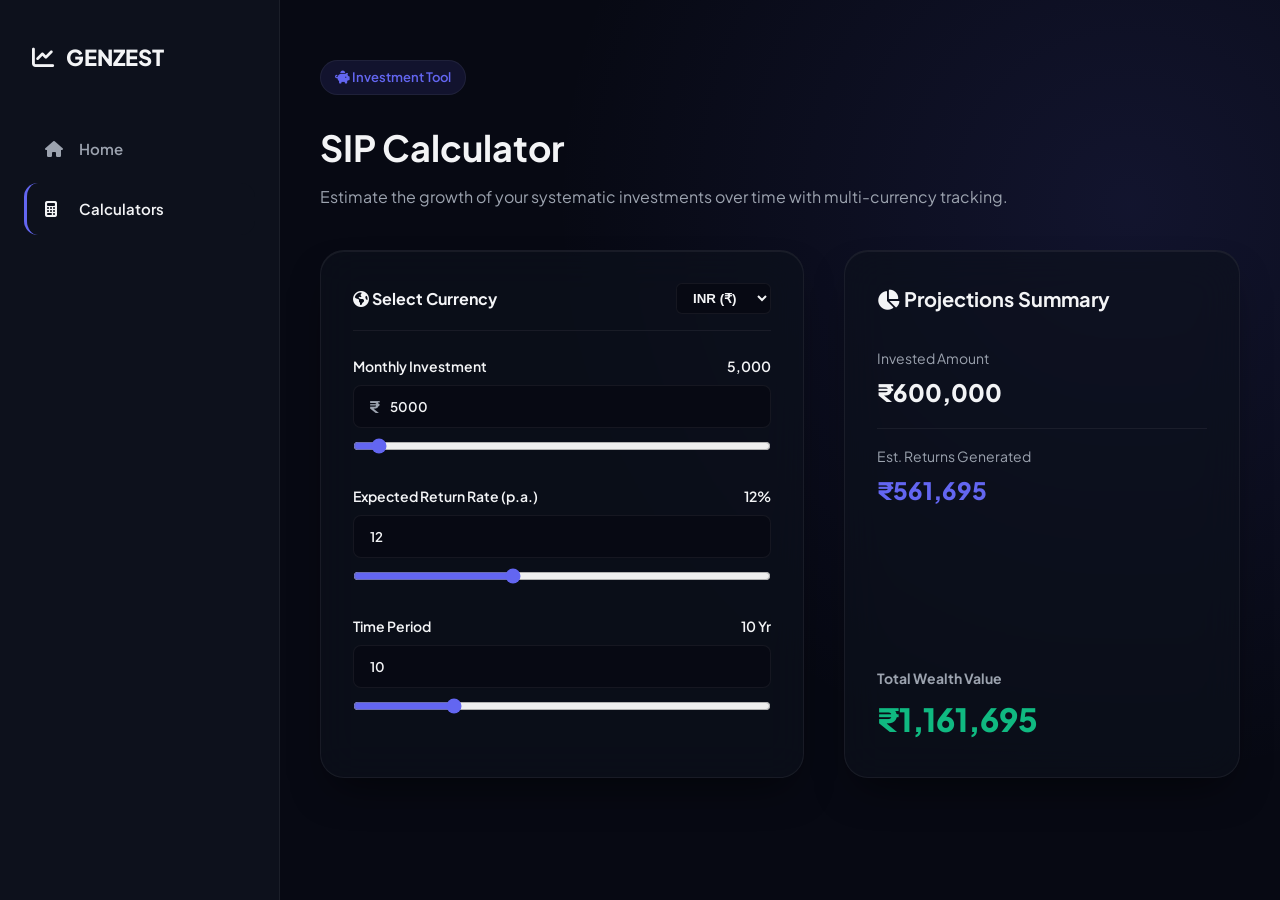
<file: calculators/sip-calculator.html>
<!DOCTYPE html>
<html lang="en">
<head>
    <script async src="https://www.googletagmanager.com/gtag/js?id=G-25LP8VZBEV"></script>
    <script>
        window.dataLayer = window.dataLayer || [];
        function gtag(){dataLayer.push(arguments);}
        gtag('js', new Date());

        gtag('config', 'G-25LP8VZBEV');
    </script>
    
    <meta charset="UTF-8">
    <meta name="viewport" content="width=device-width, initial-scale=1.0">
    <title>Premium SIP Calculator | GENZEST</title>
    
    <link rel="preconnect" href="https://fonts.googleapis.com">
    <link rel="preconnect" href="https://fonts.gstatic.com" crossorigin>
    <link href="https://fonts.googleapis.com/css2?family=Plus+Jakarta+Sans:wght@400;500;600;700;800&display=swap" rel="stylesheet">

    <link rel="stylesheet" href="../css/style.css">
    <link href="https://cdnjs.cloudflare.com/ajax/libs/font-awesome/6.5.1/css/all.min.css" rel="stylesheet">

    <style>
        /* EXTRA TOOL-SPECIFIC STYLE: Dashboard Architecture Setup */
        .tool-layout {
            display: grid;
            grid-template-columns: 1.1fr 0.9fr;
            gap: 40px;
            margin-top: 40px;
        }
        .input-card, .result-card {
            background: var(--bg-card);
            border: 1px solid var(--border-dark);
            border-radius: var(--radius-lg);
            padding: 32px;
            box-shadow: var(--card-shadow);
        }
        .result-card {
            background: radial-gradient(circle at top right, var(--accent-glow), var(--bg-card));
            display: flex;
            flex-direction: column;
            justify-content: space-between;
        }
        .form-group {
            margin-bottom: 24px;
        }
        .form-label-flex {
            display: flex;
            justify-content: space-between;
            align-items: center;
            margin-bottom: 8px;
            font-weight: 600;
            font-size: 14px;
        }
        .input-wrapper-box {
            position: relative;
            display: flex;
            align-items: center;
        }
        .currency-symbol {
            position: absolute;
            left: 16px;
            font-weight: 700;
            color: var(--text-secondary-dark);
        }
        .tool-input {
            width: 100%;
            padding: 12px 16px 12px 36px;
            background: var(--bg-dark);
            border: 1px solid var(--border-dark);
            color: var(--text-primary-dark);
            border-radius: 8px;
            font-family: inherit;
            font-weight: 600;
            outline: none;
        }
        .tool-input.no-symbol {
            padding-left: 16px;
        }
        .range-slider {
            width: 100%;
            margin-top: 10px;
            accent-color: var(--accent);
            cursor: pointer;
        }
        .currency-select {
            padding: 6px 12px;
            background: var(--bg-dark);
            color: var(--text-primary-dark);
            border: 1px solid var(--border-dark);
            border-radius: 6px;
            font-weight: 600;
            outline: none;
            cursor: pointer;
        }
        .summary-item {
            border-bottom: 1px solid var(--border-dark);
            padding: 16px 0;
        }
        .summary-item:last-child {
            border-bottom: none;
            padding-bottom: 0;
        }
        .summary-label {
            font-size: 14px;
            color: var(--text-secondary-dark);
            margin-bottom: 4px;
        }
        .summary-value {
            font-size: 24px;
            font-weight: 800;
        }
        .summary-value.total-wealth {
            font-size: 32px;
            color: #10b981; /* Premium Wealth Green */
        }
        @media (max-width: 1024px) {
            .tool-layout {
                grid-template-columns: 1fr;
                gap: 24px;
            }
        }
    </style>
</head>
<body class="dark-theme">

    <header class="navbar">
        <div class="container">
            <div class="logo">
                <i class="fa-solid fa-chart-line"></i>
                <span>GENZEST</span>
            </div>
            <nav class="nav-menu">
                <a href="/"><i class="fa-solid fa-house"></i> Home</a>
                <a href="/#calculators" class="active"><i class="fa-solid fa-calculator"></i> Calculators</a>
            </nav>
        </div>
    </header>

    <main class="main-content">
        <section class="hero" style="padding-top: 60px; padding-bottom: 40px;">
            <div class="container">
                <span class="badge"><i class="fa-solid fa-piggy-bank"></i> Investment Tool</span>
                <h1 style="font-size: 36px; margin-bottom: 8px;">SIP Calculator</h1>
                <p style="color: var(--text-secondary-dark);">Estimate the growth of your systematic investments over time with multi-currency tracking.</p>

                <div class="tool-layout">
                    
                    <div class="input-card">
                        <div class="form-group" style="display: flex; justify-content: space-between; align-items: center; border-bottom: 1px solid var(--border-dark); padding-bottom: 16px;">
                            <span style="font-weight: 700;"><i class="fa-solid fa-earth-americas"></i> Select Currency</span>
                            <select id="currency-switch" class="currency-select">
                                <option value="₹">INR (₹)</option>
                                <option value="$">USD ($)</option>
                                <option value="€">EUR (€)</option>
                                <option value="£">GBP (£)</option>
                            </select>
                        </div>

                        <div class="form-group">
                            <div class="form-label-flex">
                                <label>Monthly Investment</label>
                                <span id="label-monthly-amt">5,000</span>
                            </div>
                            <div class="input-wrapper-box">
                                <span class="currency-symbol" id="symbol-1">₹</span>
                                <input type="number" id="input-monthly-amt" class="tool-input" value="5000">
                            </div>
                            <input type="range" id="slider-monthly-amt" class="range-slider" min="500" max="100000" step="500" value="5000">
                        </div>

                        <div class="form-group">
                            <div class="form-label-flex">
                                <label>Expected Return Rate (p.a.)</label>
                                <span><span id="label-return-rate">12</span>%</span>
                            </div>
                            <div class="input-wrapper-box">
                                <input type="number" id="input-return-rate" class="tool-input no-symbol" value="12" step="0.1">
                            </div>
                            <input type="range" id="slider-return-rate" class="range-slider" min="1" max="30" step="0.5" value="12">
                        </div>

                        <div class="form-group">
                            <div class="form-label-flex">
                                <label>Time Period</label>
                                <span><span id="label-years">10</span> Yr</span>
                            </div>
                            <div class="input-wrapper-box">
                                <input type="number" id="input-years" class="tool-input no-symbol" value="10">
                            </div>
                            <input type="range" id="slider-years" class="range-slider" min="1" max="40" step="1" value="10">
                        </div>
                    </div>

                    <div class="result-card">
                        <div>
                            <h3 style="font-size: 20px; font-weight: 700; margin-bottom: 16px;"><i class="fa-solid fa-chart-pie"></i> Projections Summary</h3>
                            
                            <div class="summary-item">
                                <div class="summary-label">Invested Amount</div>
                                <div class="summary-value"><span class="curr-render">₹</span><span id="res-invested">0</span></div>
                            </div>

                            <div class="summary-item">
                                <div class="summary-label">Est. Returns Generated</div>
                                <div class="summary-value" style="color: var(--accent);"><span class="curr-render">₹</span><span id="res-returns">0</span></div>
                            </div>
                        </div>

                        <div class="summary-item" style="border: none; padding-top: 24px;">
                            <div class="summary-label" style="font-weight: 700;">Total Wealth Value</div>
                            <div class="summary-value total-wealth"><span class="curr-render">₹</span><span id="res-total">0</span></div>
                        </div>
                    </div>

                </div>
            </div>
        </section>
    </main>

    <script>
        document.addEventListener("DOMContentLoaded", () => {
            const savedTheme = localStorage.getItem("genzest-theme") || "dark";
            document.body.className = `${savedTheme}-theme`;

            const currencySwitch = document.getElementById("currency-switch");
            const amtInput = document.getElementById("input-monthly-amt"), amtSlider = document.getElementById("slider-monthly-amt");
            const rateInput = document.getElementById("input-return-rate"), rateSlider = document.getElementById("slider-return-rate");
            const yearsInput = document.getElementById("input-years"), yearsSlider = document.getElementById("slider-years");

            function sync(input, slider, labelId) {
                const label = document.getElementById(labelId);
                input.addEventListener("input", () => {
                    slider.value = input.value;
                    label.innerText = parseFloat(input.value || 0).toLocaleString();
                    calc();
                });
                slider.addEventListener("input", () => {
                    input.value = slider.value;
                    label.innerText = parseFloat(slider.value).toLocaleString();
                    calc();
                });
            }
            sync(amtInput, amtSlider, "label-monthly-amt");
            sync(rateInput, rateSlider, "label-return-rate");
            sync(yearsInput, yearsSlider, "label-years");

            currencySwitch.addEventListener("change", (e) => {
                document.getElementById("symbol-1").innerText = e.target.value;
                document.querySelectorAll(".curr-render").forEach(s => s.innerText = e.target.value);
                calc();
            });

            function calc() {
                const P = parseFloat(amtInput.value) || 0;
                const i = (parseFloat(rateInput.value) || 0) / 12 / 100;
                const n = (parseFloat(yearsInput.value) || 0) * 12;

                let totalWealth = 0;
                if (i > 0) {
                    totalWealth = P * ((Math.pow(1 + i, n) - 1) / i) * (1 + i);
                } else {
                    totalWealth = P * n;
                }

                const invested = P * n;
                const returns = totalWealth - invested;

                document.getElementById("res-invested").innerText = Math.round(invested).toLocaleString();
                document.getElementById("res-returns").innerText = Math.round(returns > 0 ? returns : 0).toLocaleString();
                document.getElementById("res-total").innerText = Math.round(totalWealth).toLocaleString();
            }
            calc();
        });
    </script>
</body>
</html>
</file>
<file: css/style.css>
/* ==========================================================================
   1. GLOBAL THEME DESIGN PALETTES & VARIABLES (HANDWRITING IMPORT INSIDE)
   ========================================================================== */
@import url('https://fonts.googleapis.com/css2?family=Caveat:wght@700&family=Plus+Jakarta+Sans:wght@400;500;600;700;800&display=swap');

:root {
    /* PREMIUM APPLIKE MIDNIGHT DARK ENVIRONMENT */
    --bg-dark: #070913;
    --sidebar-bg: #0d111c;
    --bg-card: rgba(13, 17, 28, 0.65);
    --bg-icon: rgba(99, 102, 241, 0.08);
    --border-dark: rgba(255, 255, 255, 0.06);
    --text-primary-dark: #f3f4f6;
    --text-secondary-dark: #9ca3af;
    --card-shadow: 0 20px 40px -15px rgba(0, 0, 0, 0.6);
    
    --accent: #6366f1; /* Royal Cyber Indigo */
    --accent-glow: rgba(99, 102, 241, 0.12);
    --radius-md: 14px;
    --radius-lg: 24px;
    --transition: all 0.4s cubic-bezier(0.165, 0.84, 0.44, 1);
}

/* PURE LIGHT THEME (STAYING CLEAN & CONTRAST LOCK) */
body.light-theme {
    --bg-dark: #f8fafc;
    --sidebar-bg: #ffffff;
    --bg-card: rgba(255, 255, 255, 0.9);
    --bg-icon: rgba(79, 70, 229, 0.06);
    --border-dark: rgba(0, 0, 0, 0.06);
    --text-primary-dark: #0f172a;
    --text-secondary-dark: #64748b;
    --accent: #4f46e5;
    --accent-glow: rgba(79, 70, 229, 0.08);
    --card-shadow: 0 20px 40px -12px rgba(15, 23, 42, 0.08);
}

/* PREMIUM EYE-CARE/SEPIA CONTRAST WORKSPACE */
body.eyecare-theme {
    --bg-dark: #f4edd9;
    --sidebar-bg: #ebdcb9;
    --bg-card: rgba(253, 251, 247, 0.95);
    --bg-icon: rgba(180, 83, 9, 0.06);
    --border-dark: rgba(67, 50, 33, 0.09);
    --text-primary-dark: #433221;
    --text-secondary-dark: #7a624a;
    --accent: #b45309;
    --accent-glow: rgba(180, 83, 9, 0.08);
    --card-shadow: 0 20px 40px -12px rgba(67, 50, 33, 0.14);
}

* {
    margin: 0;
    padding: 0;
    box-sizing: border-box;
}

html {
    scroll-behavior: smooth;
}

body {
    font-family: 'Plus Jakarta Sans', sans-serif;
    background-color: var(--bg-dark);
    color: var(--text-primary-dark);
    line-height: 1.6;
    overflow-x: hidden;
    display: flex;
    transition: background-color 0.3s ease, color 0.3s ease;
}

.container {
    width: 100%;
    max-width: 1100px;
    margin: 0 auto;
    padding: 0 40px;
}

/* ==========================================================================
   2. ELITE SIDEBAR PANEL NAVIGATION
   ========================================================================== */
header.navbar {
    position: fixed;
    top: 0;
    left: 0;
    width: 280px;
    height: 100vh;
    background: var(--sidebar-bg);
    border-right: 1px solid var(--border-dark);
    padding: 40px 24px;
    z-index: 1000;
}

header.navbar .container {
    display: flex;
    flex-direction: column;
    height: 100%;
    justify-content: flex-start;
    align-items: stretch;
    padding: 0;
}

.logo {
    display: flex;
    align-items: center;
    gap: 12px;
    font-size: 22px;
    font-weight: 800;
    color: var(--text-primary-dark);
    margin-bottom: 48px;
    padding-left: 8px;
}

.logo img {
    transition: transform 0.5s ease;
}
.logo:hover img {
    transform: rotate(15deg) scale(1.1);
}

.nav-menu { display: flex; flex-direction: column; gap: 8px; flex-grow: 1; }

.nav-menu a {
    display: flex;
    align-items: center;
    gap: 14px;
    color: var(--text-secondary-dark);
    text-decoration: none;
    font-weight: 600;
    font-size: 15px;
    padding: 14px 18px;
    border-radius: var(--radius-md);
    transition: var(--transition);
    border-left: 3px solid transparent;
}

.nav-menu a i { font-size: 16px; width: 20px; }

.nav-menu a:hover, 
.nav-menu a.active {
    color: var(--text-primary-dark);
    background: var(--bg-card);
    border-left-color: var(--accent);
}

.theme-selector-container {
    margin-top: auto;
    padding: 16px;
    background: var(--bg-card);
    border: 1px solid var(--border-dark);
    border-radius: var(--radius-md);
    backdrop-filter: blur(10px);
}

.theme-selector-container label {
    display: flex;
    align-items: center;
    gap: 8px;
    font-size: 13px;
    font-weight: 700;
    margin-bottom: 8px;
    color: var(--text-secondary-dark);
}

.theme-dropdown {
    width: 100%;
    padding: 10px;
    background: var(--bg-dark);
    color: var(--text-primary-dark);
    border: 1px solid var(--border-dark);
    border-radius: 8px;
    font-family: inherit;
    font-weight: 600;
    cursor: pointer;
    outline: none;
}

#menu-toggle { display: none; }

.main-content {
    margin-left: 280px;
    width: calc(100% - 280px);
    min-height: 100vh;
    display: flex;
    flex-direction: column;
}

/* ==========================================================================
   3. HERO PLATFORM WRAPPER (TYPOGRAPHY TWIST INSIDE)
   ========================================================================== */
.hero {
    padding: 100px 0 60px 0;
    background: radial-gradient(circle at 85% 25%, var(--accent-glow) 0%, transparent 55%);
}

.hero-grid {
    display: grid;
    grid-template-columns: 1.1fr 0.9fr;
    align-items: center;
    gap: 56px;
}

.badge {
    display: inline-block;
    background: var(--accent-glow);
    color: var(--accent);
    padding: 6px 14px;
    border-radius: 100px;
    font-size: 13px;
    font-weight: 600;
    margin-bottom: 24px;
    border: 1px solid var(--border-dark);
}

/* Handwritten Luxury Alignment Injector */
.gradient-hero-text {
    font-weight: 800;
    background: linear-gradient(135deg, #ffffff 40%, var(--text-secondary-dark) 100%);
    -webkit-background-clip: text;
    -webkit-text-fill-color: transparent;
}
body.light-theme .gradient-hero-text,
body.eyecare-theme .gradient-hero-text {
    background: initial;
    -webkit-background-clip: initial;
    -webkit-text-fill-color: initial;
}

.crazy-script {
    font-family: 'Caveat', cursive;
    font-size: 1.25em;
    color: var(--accent);
    text-shadow: 0 0 25px rgba(99, 102, 241, 0.45);
    display: inline-block;
    transform: rotate(-2.5deg);
    margin-left: 6px;
    letter-spacing: 0.5px;
}

.hero-content p {
    font-size: 17px;
    color: var(--text-secondary-dark);
    margin-bottom: 36px;
}

.hero-buttons { display: flex; gap: 16px; }

.btn-primary {
    background: var(--accent);
    color: #fff;
    text-decoration: none;
    padding: 14px 28px;
    border-radius: var(--radius-md);
    font-weight: 600;
    transition: var(--transition);
    display: inline-flex;
    align-items: center;
    gap: 10px;
}
.btn-primary:hover {
    transform: translateY(-2px);
    box-shadow: 0 12px 30px -5px var(--accent);
}

.btn-secondary {
    background: transparent;
    color: var(--text-primary-dark);
    text-decoration: none;
    padding: 14px 28px;
    border-radius: var(--radius-md);
    font-weight: 600;
    border: 1px solid var(--border-dark);
    transition: var(--transition);
}
.btn-secondary:hover { background: var(--bg-card); transform: translateY(-2px); }

.image-wrapper { width: 100%; display: flex; align-items: center; justify-content: center; }
.hero-image img { width: 80%; height: auto; }

/* ==========================================================================
   4. ULTRA-PREMIUM CYBERPUNK GLASSMORPHISM CARD MATRIX
   ========================================================================== */
.section-header-flex {
    display: flex;
    justify-content: space-between;
    align-items: flex-end;
    gap: 24px;
    margin-bottom: 40px;
    flex-wrap: wrap;
}

.section-header h2 {
    font-size: 32px;
    font-weight: 800;
    letter-spacing: -0.8px;
    margin-bottom: 10px;
}

.section-header p { color: var(--text-secondary-dark); font-size: 16px; }

.search-box { position: relative; width: 100%; max-width: 380px; }
.search-icon { position: absolute; left: 16px; top: 50%; transform: translateY(-50%); color: var(--text-secondary-dark); font-size: 15px; }

#calc-search {
    width: 100%;
    padding: 14px 16px 14px 48px;
    background: var(--bg-card);
    border: 1px solid var(--border-dark);
    color: var(--text-primary-dark);
    border-radius: var(--radius-md);
    font-family: inherit;
    font-weight: 500;
    outline: none;
    box-shadow: var(--card-shadow);
    backdrop-filter: blur(10px);
    transition: var(--transition);
}
#calc-search:focus { border-color: var(--accent); }

.scroller-container {
    width: 100%;
    overflow-x: auto;
    padding: 16px 8px 32px 8px;
    scrollbar-width: thin;
    scrollbar-color: var(--accent) transparent;
}
.scroller-container::-webkit-scrollbar { height: 6px; }
.scroller-container::-webkit-scrollbar-thumb { background: var(--accent); border-radius: 10px; }

.card-grid-horizontal { display: flex; gap: 28px; width: max-content; }

/* REARCHITECTED APP-STYLE GLASS CARD */
.card, .calculator-card-premium {
    background: var(--bg-card) !important;
    backdrop-filter: blur(20px) saturate(180%);
    -webkit-backdrop-filter: blur(20px) saturate(180%);
    border: 1px solid var(--border-dark) !important;
    border-radius: var(--radius-lg) !important;
    padding: 36px 32px;
    text-decoration: none;
    color: inherit;
    width: 310px;
    box-shadow: var(--card-shadow), inset 0 1px 0 rgba(255, 255, 255, 0.08) !important;
    position: relative;
    overflow: hidden;
    display: flex;
    flex-direction: column;
    transition: var(--transition) !important;
}

/* Backdrop Glow aura overlay */
.card::before, .calculator-card-premium::before {
    content: '';
    position: absolute;
    top: -50%;
    left: -50%;
    width: 200%;
    height: 200%;
    background: radial-gradient(circle at 75% 25%, var(--accent-glow), transparent 45%);
    pointer-events: none;
    transition: all 0.5s ease;
}

/* Light & Eyecare Inner border adjustments */
body.light-theme .card, body.light-theme .calculator-card-premium,
body.eyecare-theme .card, body.eyecare-theme .calculator-card-premium {
    box-shadow: var(--card-shadow), inset 0 1px 0 rgba(0, 0, 0, 0.04) !important;
}

.card-icon, .premium-icon-box {
    width: 54px;
    height: 54px;
    background: var(--bg-icon) !important;
    border: 1px solid rgba(99, 102, 241, 0.18);
    border-radius: 16px;
    display: flex;
    align-items: center;
    justify-content: center;
    font-size: 22px;
    color: var(--accent);
    margin-bottom: 26px;
    box-shadow: 0 8px 20px rgba(99, 102, 241, 0.06);
    transition: var(--transition);
}

.card h3, .calculator-card-premium h3 {
    font-size: 21px;
    font-weight: 700;
    letter-spacing: -0.4px;
    margin-bottom: 12px;
}

.card p, .calculator-card-premium p {
    color: var(--text-secondary-dark);
    font-size: 14.5px;
    line-height: 1.6;
    margin-bottom: 28px;
    flex-grow: 1;
}

.card-link, .card-link-premium {
    font-size: 14px;
    font-weight: 700;
    color: var(--accent);
    display: inline-flex;
    align-items: center;
    gap: 6px;
    transition: var(--transition);
}

/* HIGH-GLOW HOVER EVOLUTION STATES */
.card:hover, .calculator-card-premium:hover {
    transform: translateY(-8px) scale(1.02) !important;
    border-color: rgba(99, 102, 241, 0.4) !important;
    box-shadow: 0 30px 60px -15px rgba(0, 0, 0, 0.6), 
                0 0 40px -10px rgba(99, 102, 241, 0.25),
                inset 0 1px 0 rgba(255, 255, 255, 0.18) !important;
}
body.light-theme .card:hover, body.light-theme .calculator-card-premium:hover,
body.eyecare-theme .card:hover, body.eyecare-theme .calculator-card-premium:hover {
    box-shadow: 0 30px 60px -15px rgba(0, 0, 0, 0.15), 
                0 0 35px -5px var(--accent-glow) !important;
    border-color: var(--accent) !important;
}

.card:hover::before, .calculator-card-premium:hover::before {
    background: radial-gradient(circle at 75% 25%, rgba(99, 102, 241, 0.22), transparent 40%);
}

.card:hover .card-icon, .calculator-card-premium:hover .premium-icon-box {
    background: var(--accent) !important;
    color: #ffffff;
    box-shadow: 0 0 20px var(--accent);
    transform: scale(1.05);
}

.card:hover .card-link, .calculator-card-premium:hover .card-link-premium {
    gap: 10px;
    text-shadow: 0 0 10px rgba(99, 102, 241, 0.4);
}

/* ==========================================================================
   5. TOOLPAGE PLATFORM HOOKS (INPUT & RESULT CARD UPGRADES)
   ========================================================================== */
.input-card, .result-card {
    background: var(--bg-card) !important;
    backdrop-filter: blur(20px);
    -webkit-backdrop-filter: blur(20px);
    border: 1px solid var(--border-dark) !important;
    box-shadow: var(--card-shadow), inset 0 1px 0 rgba(255,255,255,0.06) !important;
}

/* ==========================================================================
   6. UTILITIES & RESPONSIVE BREAKPOINTS
   ========================================================================== */
.features { padding: 80px 0; border-top: 1px solid var(--border-dark); }
.feature-grid { display: grid; grid-template-columns: repeat(auto-fit, minmax(220px, 1fr)); gap: 40px; }
.feature { transition: var(--transition); }
.feature h3 { font-size: 18px; font-weight: 700; margin-bottom: 10px; }
.feature p { color: var(--text-secondary-dark); font-size: 14px; }
.feat-icon { font-size: 24px; color: var(--accent); margin-bottom: 16px; }

footer { padding: 40px 0; border-top: 1px solid var(--border-dark); background: var(--sidebar-bg); }
.footer-top { display: flex; justify-content: space-between; align-items: center; flex-wrap: wrap; gap: 20px; }
.footer-links a { color: var(--text-secondary-dark); text-decoration: none; margin-left: 24px; transition: var(--transition); }
.footer-links a:hover { color: var(--accent); }
.footer-divider { border: 0; height: 1px; background: var(--border-dark); margin: 20px 0; }
.disclaimer { font-size: 12px; color: var(--text-secondary-dark); opacity: 0.6; }

@media (max-width: 1024px) {
    body { flex-direction: column; }
    header.navbar { position: fixed; top: 0; left: 0; width: 100%; height: 68px; padding: 0 24px; border-right: none; border-bottom: 1px solid var(--border-dark); background: var(--sidebar-bg); }
    header.navbar .container { flex-direction: row; justify-content: space-between; align-items: center; }
    .logo { margin-bottom: 0; padding-left: 0; }
    #menu-toggle { display: block; background: none; border: none; color: var(--text-primary-dark); font-size: 22px; cursor: pointer; }
    .nav-menu { position: absolute; top: 68px; left: 0; width: 100%; background: var(--sidebar-bg); border-bottom: 1px solid var(--border-dark); padding: 24px; gap: 14px; display: none; flex-direction: column; }
    .nav-menu.active { display: flex !important; }
    .theme-selector-container { margin-top: 10px; }
    .main-content { margin-left: 0; width: 100%; }
    .hero { padding-top: 120px; }
    .section-header-flex { flex-direction: column; align-items: flex-start; }
    .search-box { max-width: 100%; }
}

@media (max-width: 768px) {
    .container { padding: 0 24px; }
    .hero-grid { grid-template-columns: 1fr; text-align: center; gap: 32px; }
    .hero-content { display: flex; flex-direction: column; align-items: center; justify-content: center; width: 100%; }
    .badge { margin-left: auto; margin-right: auto; display: inline-block; }
    .hero-content h1 { font-size: 36px; text-align: center; max-width: 100%; margin-left: auto; margin-right: auto; }
    .hero-content p { max-width: 100%; text-align: center; margin-left: auto; margin-right: auto; padding: 0 4px; }
    .hero-buttons { justify-content: center; width: 100%; flex-wrap: wrap; }
    .hero-image { display: none; }
}
</file>
